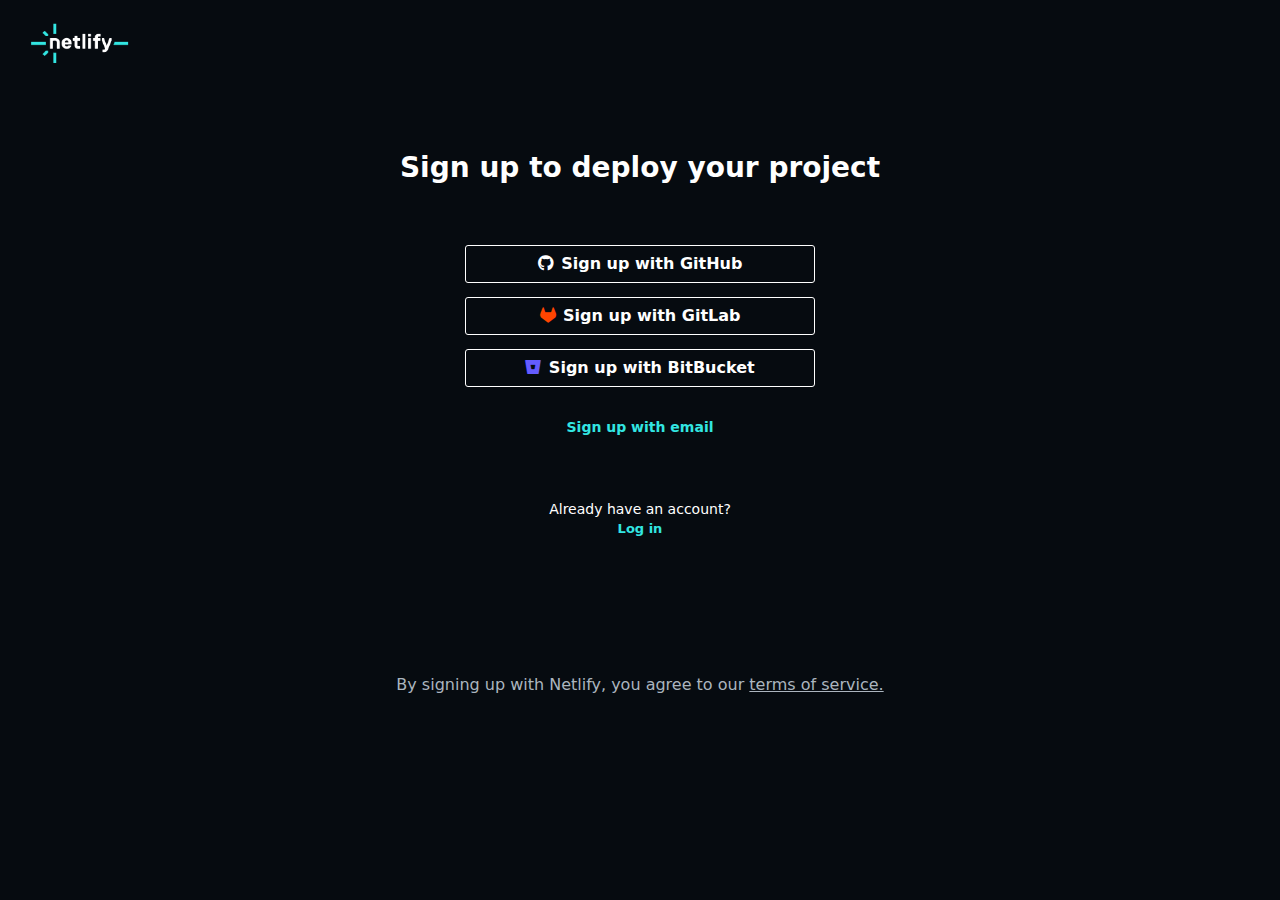
<file: index.html>
<!DOCTYPE html>
<html lang="en">
  <head>
    <meta charset="UTF-8" />
    <meta name="viewport" content="width=device-width, initial-scale=1.0" />
    <title>Netlify page</title>
    <link rel="stylesheet" href="style.css" type="text/css" />
    <link rel="stylesheet" href="fontawesome-free-6.7.2-web/css/all.css" />
  </head>
  <body>
    <header class="header">
      <img src="./images/netlify.png" alt="netlify" class="netlify" />
    </header>
    <div class="hero"><h1>Sign up to deploy your project</h1></div>
    <section class="section">
      <a href="" class="link all">
        <i class="fa-brands fa-github git"></i>
        Sign up with GitHub
      </a>
      <a href="" class="link all">
        <i class="fa-brands fa-gitlab lab"></i>
        Sign up with GitLab
      </a>
      <a href="" class="link all">
        <i class="fa-brands fa-bitbucket bit"></i>
        Sign up with BitBucket
      </a>
      <h3>Sign up with email</h3>
      <h4>Already have an account? <a href="" id="log">Log in</a></h4>
    </section>
    <footer class="footer">
      By signing up with Netlify, you agree to our
      <a href="" class="terms">terms of service.</a>
    </footer>
  </body>
</html>
</file>
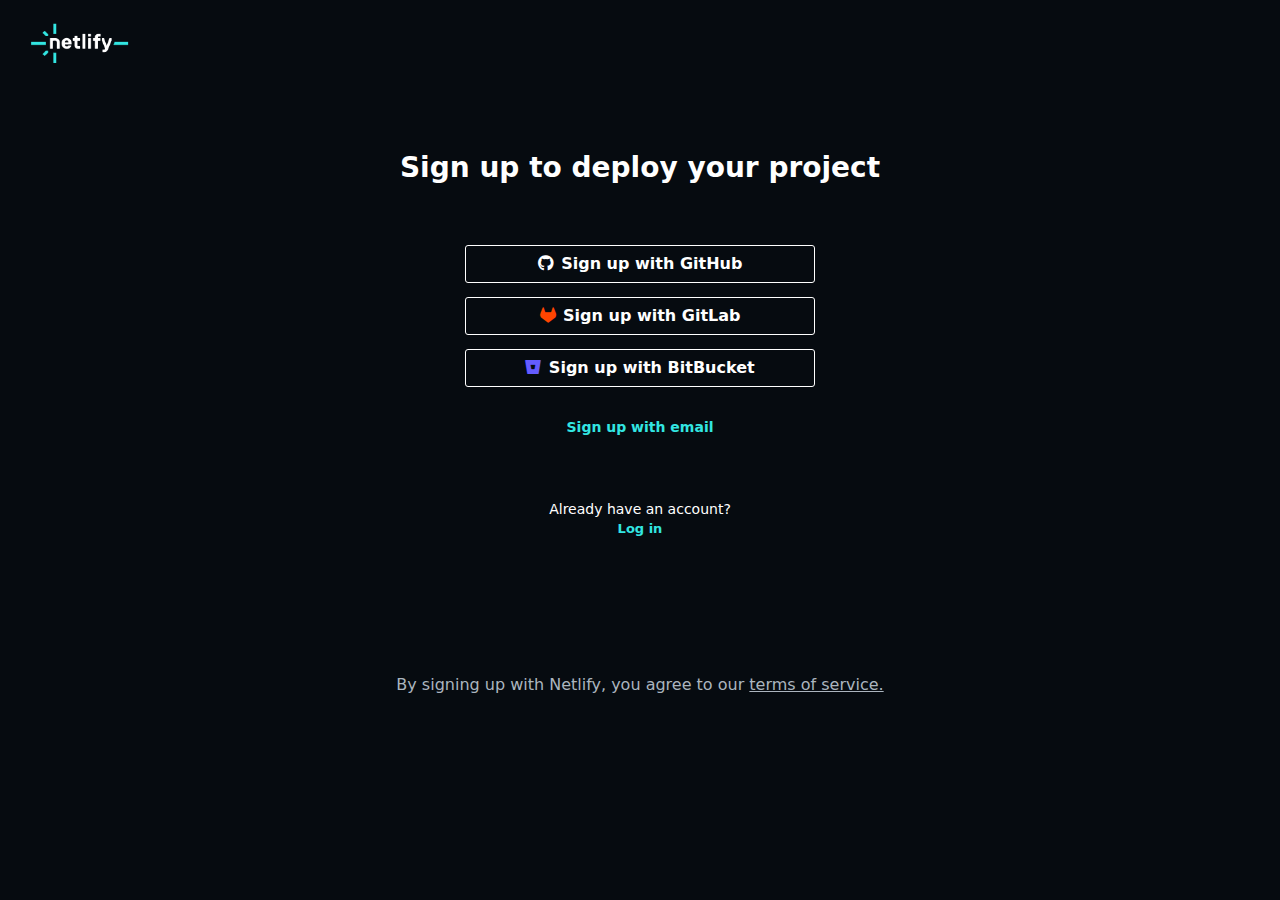
<file: index5.html>
<!DOCTYPE html>
<html lang="en">
  <head>
    <meta charset="UTF-8" />
    <meta name="viewport" content="width=device-width, initial-scale=1.0" />
    <title>Netlify page</title>
    <link rel="stylesheet" href="style5.css" type="text/css" />
    <link rel="stylesheet" href="fontawesome-free-6.7.2-web/css/all.css" />
  </head>
  <body>
    <header class="header">
      <img src="./images/netlify.png" alt="netlify" class="netlify" />
    </header>
    <div class="hero"><h1>Sign up to deploy your project</h1></div>
    <section class="section">
      <a href="" class="link all">
        <i class="fa-brands fa-github git"></i>
        Sign up with GitHub
      </a>
      <a href="" class="link all">
        <i class="fa-brands fa-gitlab lab"></i>
        Sign up with GitLab
      </a>
      <a href="" class="link all">
        <i class="fa-brands fa-bitbucket bit"></i>
        Sign up with BitBucket
      </a>
      <h3>Sign up with email</h3>
      <h4>Already have an account? <a href="" id="log">Log in</a></h4>
    </section>
    <footer class="footer">
      By signing up with Netlify, you agree to our
      <a href="" class="terms">terms of service.</a>
    </footer>
  </body>
</html>
</file>
<file: style.css>
* {
  margin: 0;
  padding: 0;
  box-sizing: border-box;
}
a:not(.terms) {
  text-decoration: none;
  color: white;
  font-size: 16px;
  font-weight: 600;
  line-height: 20px;
  display: block;
  text-align: center;
  width: 100%;
  border: 1px solid white;
  border-radius: 3px;
  max-width: 350px;
  margin: 0.9rem auto;
  padding: 0.5rem;
  align-items: center;
  transition: all 0.5s linear;
}
a:not(.terms):hover {
  background: white;
  color: black;
}
body {
  padding: 0.7rem 0.5rem 5rem 0.5rem;
  background: #060b10;
  font-family: system-ui, -apple-system, BlinkMacSystemFont, "Segoe UI", Roboto,
    Oxygen, Ubuntu, Cantarell, "Open Sans", "Helvetica Neue", sans-serif;
}
h1 {
  text-align: center;
  color: white;
  font-size: 28px;
  font-weight: 600;
  margin-top: 5rem;
  margin-bottom: 3.8rem;
}
.fa-brands {
  margin-right: 2px;
}
.lab {
  color: orangered;
}
.bit {
  color: #645cff;
}
h3 {
  color: #32e6e2;
  font-size: 14px;
  font-weight: 600;
  text-align: center;
  margin-top: 2rem;
}
h3:hover,
#log:hover {
  cursor: pointer;
  text-decoration: underline;
  border: none;
  background: transparent;
}
h4 {
  color: white;
  text-align: center;
  margin-top: 4.1rem;
  font-weight: 400;
  font-size: 14px;
  margin-bottom: 0;
}
#log {
  border: none;
  color: #32e6e2;
  margin-top: -0.4rem;
  font-weight: 600;
  font-size: 13px;
}
.footer {
  color: #abb5bf;
  text-align: center;
  margin-top: 8rem;
}
footer a {
  color: #abb5bf;
}
img {
  width: 100%;
  display: block;
}
.netlify {
  width: 118px;
  height: 50px;
  object-fit: cover;
  margin-left: 1.2rem;
  margin-top: 0.6rem;
}
a:hover {
  cursor: pointer;
}
</file>
<file: style5.css>
* {
  margin: 0;
  padding: 0;
  box-sizing: border-box;
}
a:not(.terms) {
  text-decoration: none;
  color: white;
  font-size: 16px;
  font-weight: 600;
  line-height: 20px;
  display: block;
  text-align: center;
  width: 100%;
  border: 1px solid white;
  border-radius: 3px;
  max-width: 350px;
  margin: 0.9rem auto;
  padding: 0.5rem;
  align-items: center;
  transition: all 0.5s linear;
}
a:not(.terms):hover {
  background: white;
  color: black;
}
body {
  padding: 0.7rem 0.5rem 5rem 0.5rem;
  background: #060b10;
  font-family: system-ui, -apple-system, BlinkMacSystemFont, "Segoe UI", Roboto,
    Oxygen, Ubuntu, Cantarell, "Open Sans", "Helvetica Neue", sans-serif;
}
h1 {
  text-align: center;
  color: white;
  font-size: 28px;
  font-weight: 600;
  margin-top: 5rem;
  margin-bottom: 3.8rem;
}
.fa-brands {
  margin-right: 2px;
}
.lab {
  color: orangered;
}
.bit {
  color: #645cff;
}
h3 {
  color: #32e6e2;
  font-size: 14px;
  font-weight: 600;
  text-align: center;
  margin-top: 2rem;
}
h3:hover,
#log:hover {
  cursor: pointer;
  text-decoration: underline;
  border: none;
  background: transparent;
}
h4 {
  color: white;
  text-align: center;
  margin-top: 4.1rem;
  font-weight: 400;
  font-size: 14px;
  margin-bottom: 0;
}
#log {
  border: none;
  color: #32e6e2;
  margin-top: -0.4rem;
  font-weight: 600;
  font-size: 13px;
}
.footer {
  color: #abb5bf;
  text-align: center;
  margin-top: 8rem;
}
footer a {
  color: #abb5bf;
}
img {
  width: 100%;
  display: block;
}
.netlify {
  width: 118px;
  height: 50px;
  object-fit: cover;
  margin-left: 1.2rem;
  margin-top: 0.6rem;
}
a:hover {
  cursor: pointer;
}
</file>
